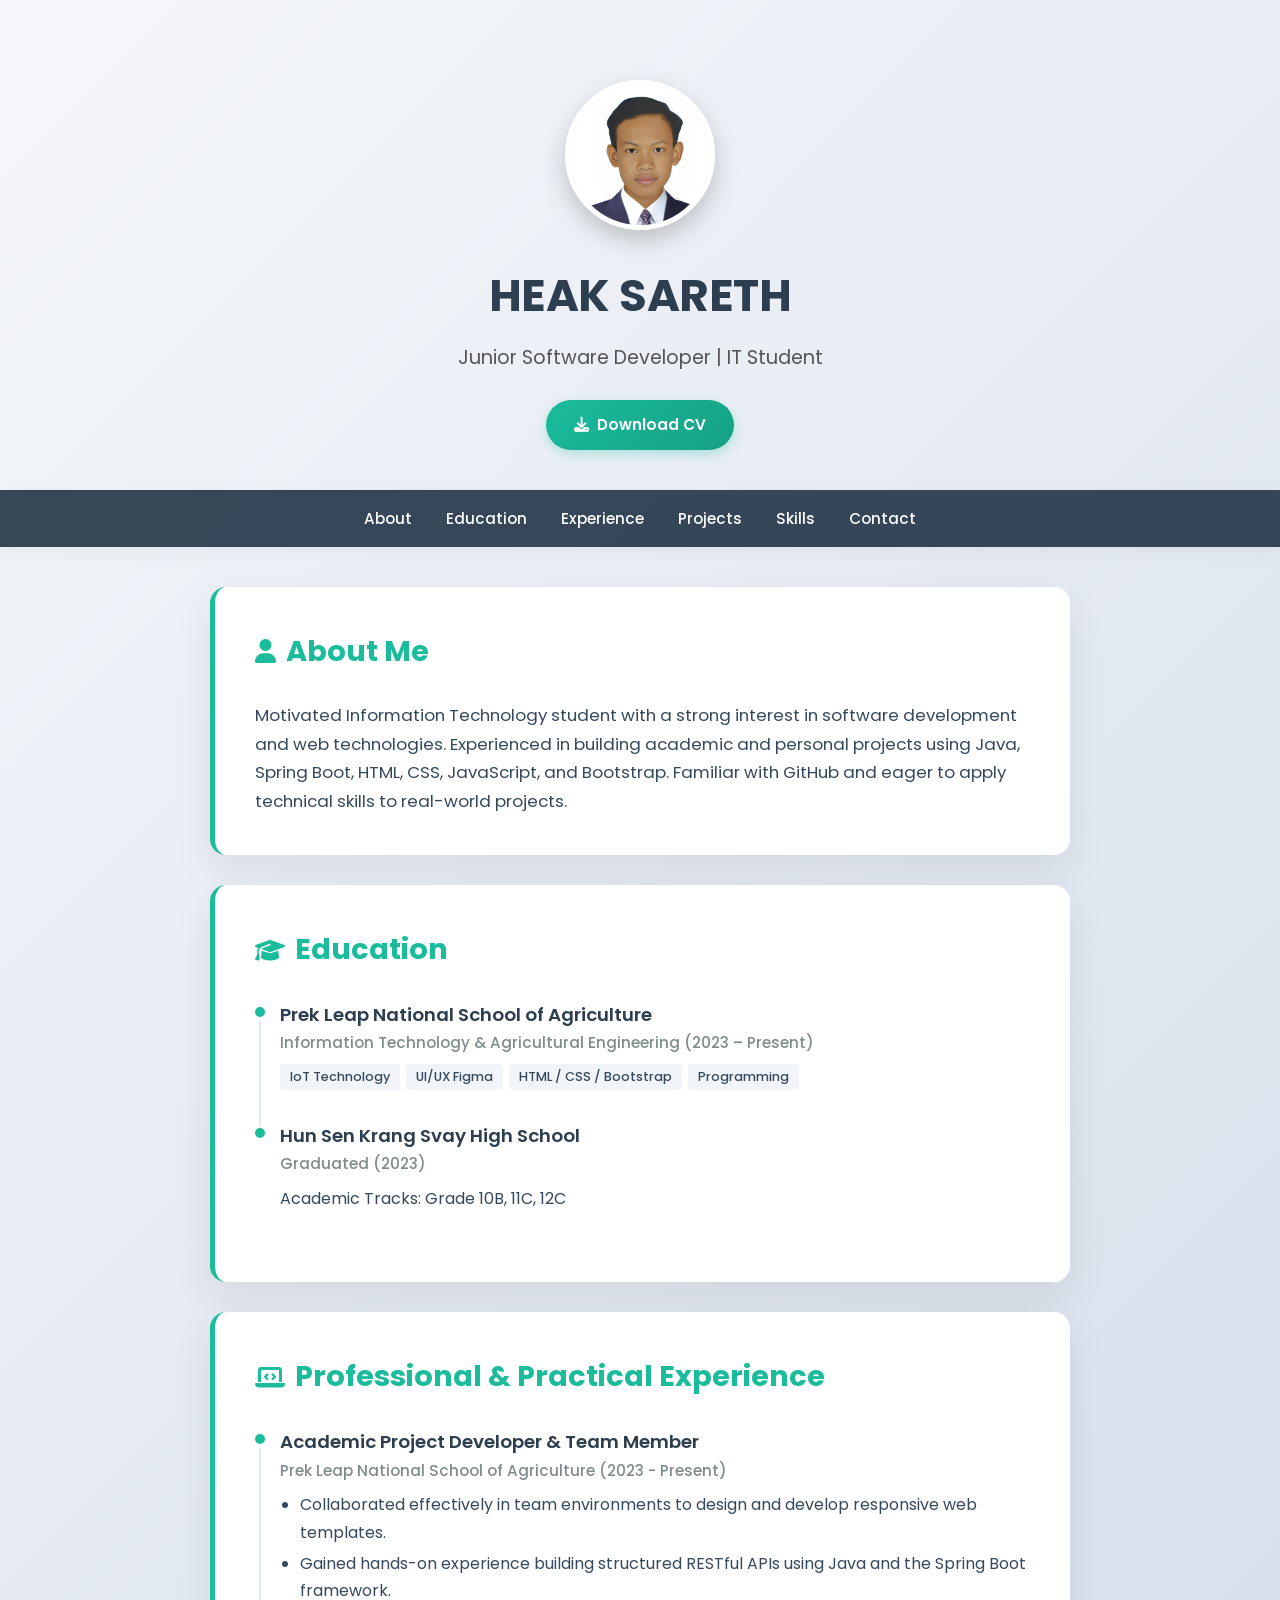
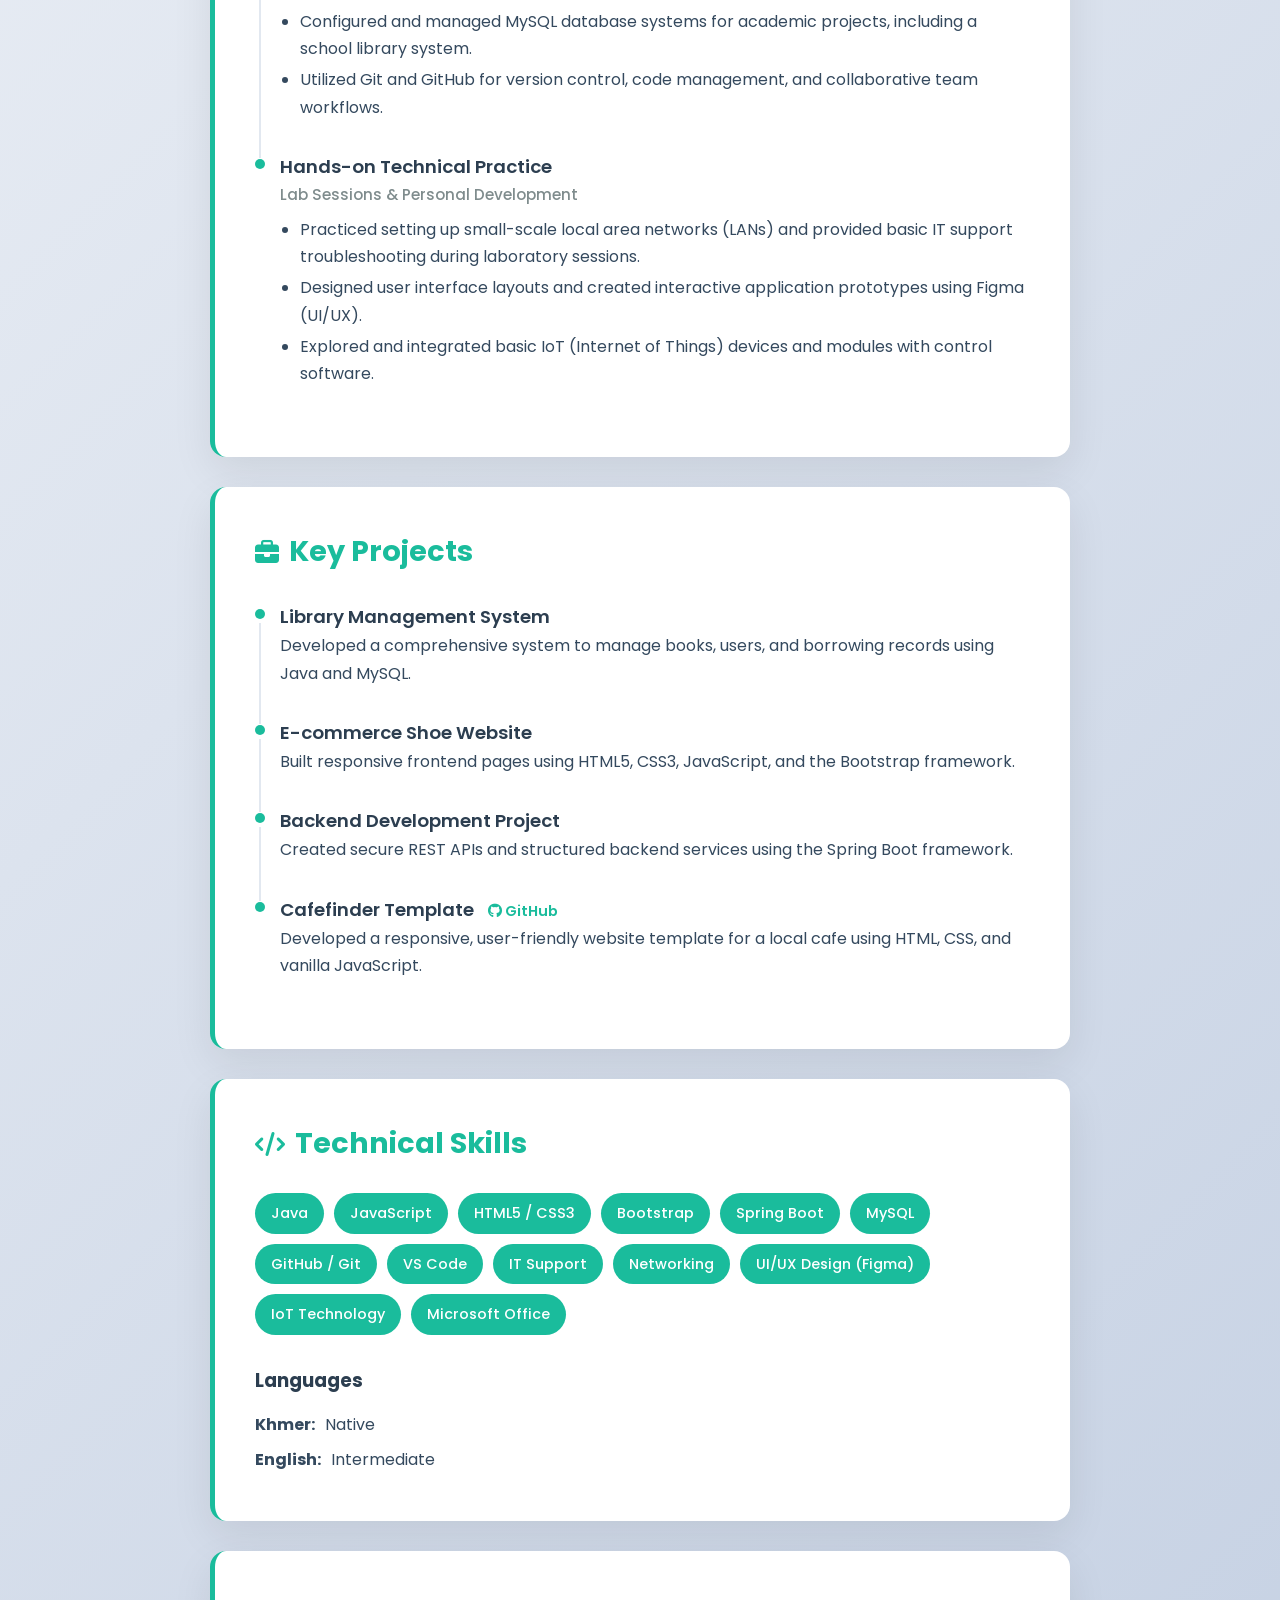
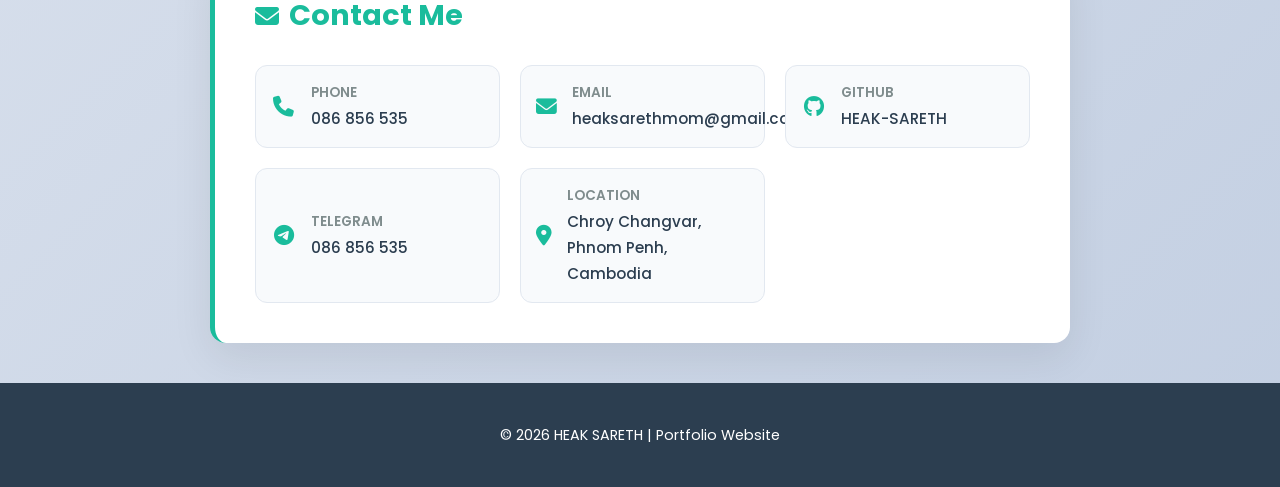
<file: index.html>
<!DOCTYPE html>
<html lang="en">
<head>
  <meta charset="UTF-8" />
  <meta name="viewport" content="width=device-width, initial-scale=1.0" />
  <title>HEAK SARETH | Professional Portfolio</title>

  <!-- Google Fonts -->
  <link href="https://fonts.googleapis.com/css2?family=Poppins:wght@300;400;500;600;700&display=swap" rel="stylesheet">
  <!-- Font Awesome Icons -->
  <link rel="stylesheet" href="https://cdnjs.cloudflare.com/ajax/libs/font-awesome/6.4.0/css/all.min.css">

  <style>
    /* Global Reset & Base Styles */
    * { 
      box-sizing: border-box; 
      margin: 0; 
      padding: 0; 
    }

    body {
      font-family: 'Poppins', sans-serif;
      background: linear-gradient(135deg, #f5f7fa, #c3cfe2); /* Old Template Background */
      color: #2c3e50; /* Old Template Dark Color */
      line-height: 1.7;
    }

    a {
      text-decoration: none;
      color: inherit;
      transition: color 0.3s;
    }

    /* Header Section */
    header {
      text-align: center;
      padding: 80px 20px 40px;
    }

    header img {
      width: 150px;
      height: 150px;
      border-radius: 50%;
      object-fit: cover;
      object-position: center top;
      border: 5px solid white; /* Old Template Border */
      box-shadow: 0 10px 25px rgba(0,0,0,0.2);
      margin-bottom: 20px;
    }

    header h1 {
      font-size: 2.8rem;
      font-weight: 700;
      color: #2c3e50;
      letter-spacing: -0.5px;
      margin-bottom: 8px;
    }

    header p {
      font-size: 1.2rem;
      color: #555;
      font-weight: 400;
      margin-bottom: 25px;
    }

    .cv-btn {
      display: inline-flex;
      align-items: center;
      gap: 8px;
      padding: 12px 28px;
      background: linear-gradient(135deg, #1abc9c, #16a085); /* Old Template Button Color */
      color: white;
      border-radius: 30px; /* Old Template Button Style */
      font-weight: 600;
      font-size: 0.95rem;
      box-shadow: 0 4px 12px rgba(26, 188, 156, 0.3);
      transition: all 0.3s ease;
    }

    .cv-btn:hover {
      transform: translateY(-2px);
      box-shadow: 0 6px 20px rgba(26, 188, 156, 0.4);
    }

    /* Navigation */
    nav {
      position: sticky;
      top: 0;
      background: rgba(44, 62, 80, 0.95); /* Old Template Nav Background */
      padding: 15px;
      text-align: center;
      z-index: 100;
      box-shadow: 0 4px 20px rgba(0,0,0,0.05);
    }

    nav a {
      color: white;
      margin: 0 15px;
      font-weight: 500;
      font-size: 0.95rem;
    }

    nav a:hover {
      color: #1abc9c; /* Old Template Teal Color */
    }

    /* Main Container & Sections */
    .container {
      max-width: 900px;
      margin: 40px auto;
      padding: 0 20px;
    }

    section {
      background: white;
      padding: 40px;
      border-radius: 16px; /* Old Template Corner Style */
      box-shadow: 0 15px 40px rgba(0,0,0,0.08);
      margin-bottom: 30px;
      border-left: 5px solid #1abc9c; /* Accent Line with Old Teal Color */
    }

    section h2 {
      margin-bottom: 25px;
      color: #1abc9c; /* Old Template Header Color */
      font-size: 1.8rem;
      font-weight: 700;
      display: flex;
      align-items: center;
      gap: 10px;
    }

    section h2 i {
      color: #1abc9c;
      font-size: 1.5rem;
    }

    /* About Me */
    #about p {
      color: #34495e;
      font-size: 1.05rem;
    }

    /* Timelines & Lists (Education, Experience & Projects) */
    .timeline-item {
      position: relative;
      padding-left: 25px;
      margin-bottom: 30px;
    }

    .timeline-item::before {
      content: "";
      position: absolute;
      left: 0;
      top: 8px;
      width: 10px;
      height: 10px;
      border-radius: 50%;
      background: #1abc9c;
    }

    .timeline-item::after {
      content: "";
      position: absolute;
      left: 4px;
      top: 22px;
      width: 2px;
      height: calc(100% + 15px);
      background: #e2e8f0;
    }

    .timeline-item:last-child::after {
      display: none;
    }

    .timeline-title {
      font-size: 1.15rem;
      font-weight: 600;
      color: #2c3e50;
    }

    .timeline-subtitle {
      font-size: 0.95rem;
      color: #7f8c8d;
      margin-bottom: 8px;
      font-weight: 500;
    }

    .timeline-desc {
      color: #34495e;
    }

    .timeline-desc ul {
      margin-left: 20px;
      margin-top: 5px;
    }

    .timeline-desc ul li {
      margin-bottom: 4px;
    }

    .tag-list {
      margin-top: 8px;
      display: flex;
      flex-wrap: wrap;
      gap: 6px;
    }

    .tag-item {
      font-size: 0.8rem;
      background: #f1f5f9;
      color: #34495e;
      padding: 2px 10px;
      border-radius: 4px;
      font-weight: 500;
    }

    .project-link {
      color: #1abc9c;
      font-size: 0.9rem;
      margin-left: 10px;
    }
    
    .project-link:hover {
      text-decoration: underline;
    }

    /* Skills Grid */
    .skills-grid {
      display: flex;
      flex-wrap: wrap;
      gap: 10px;
      margin-bottom: 30px;
    }

    .skills-grid span {
      background: #1abc9c; /* Old Template Skill Badge Background */
      color: white;
      padding: 8px 16px;
      border-radius: 30px; /* Old Template Badge Style */
      font-size: 0.9rem;
      font-weight: 500;
    }

    .languages-list {
      list-style: none;
    }

    .languages-list li {
      margin-bottom: 8px;
      color: #34495e;
      display: flex;
      gap: 10px;
    }

    /* Contact Grid */
    .contact-grid {
      display: grid;
      grid-template-columns: repeat(auto-fit, minmax(240px, 1fr));
      gap: 20px;
    }

    .contact-item {
      display: flex;
      align-items: center;
      gap: 15px;
      padding: 15px;
      background: #f8fafc;
      border-radius: 12px;
      border: 1px solid #e2e8f0;
    }

    .contact-item i {
      font-size: 1.3rem;
      color: #1abc9c;
      width: 25px;
      text-align: center;
    }

    .contact-info p:first-child {
      font-size: 0.85rem;
      color: #7f8c8d;
      text-transform: uppercase;
      font-weight: 600;
      margin-bottom: 2px;
    }

    .contact-info p:last-child {
      font-size: 0.95rem;
      color: #2c3e50;
      font-weight: 500;
    }

    .contact-item a:hover {
      color: #1abc9c;
    }

    /* Footer */
    footer {
      text-align: center;
      padding: 40px 20px;
      background: #2c3e50; /* Old Template Footer Background */
      color: white;
      font-size: 0.9rem;
    }

    /* Responsive Design */
    @media (max-width: 768px) {
      header h1 { font-size: 2.2rem; }
      section { padding: 25px; }
      nav a { margin: 0 8px; font-size: 0.85rem; }
    }
  </style>
</head>

<body>

<!-- Header -->
<header>
  <img src="IMG_5453.JPG" alt="HEAK SARETH">
  <h1>HEAK SARETH</h1>
  <p>Junior Software Developer | IT Student</p>
  <a href="Brown & Cream Professional Web Developer Resume.pdf" download class="cv-btn">
    <i class="fa-solid fa-download"></i> Download CV
  </a>
</header>

<!-- Navigation -->
<nav>
  <a href="#about">About</a>
  <a href="#education">Education</a>
  <a href="#experience">Experience</a>
  <a href="#projects">Projects</a>
  <a href="#skills">Skills</a>
  <a href="#contact">Contact</a>
</nav>

<!-- Main Content Container -->
<div class="container">

  <!-- About Section -->
  <section id="about">
    <h2><i class="fa-solid fa-user"></i> About Me</h2>
    <p>
      Motivated Information Technology student with a strong interest in software
      development and web technologies. Experienced in building academic and personal
      projects using Java, Spring Boot, HTML, CSS, JavaScript, and Bootstrap.
      Familiar with GitHub and eager to apply technical skills to real-world projects.
    </p>
  </section>

  <!-- Education Section -->
  <section id="education">
    <h2><i class="fa-solid fa-graduation-cap"></i> Education</h2>
    
    <div class="timeline-item">
      <div class="timeline-title">Prek Leap National School of Agriculture</div>
      <div class="timeline-subtitle">Information Technology & Agricultural Engineering (2023 – Present)</div>
      <div class="tag-list">
        <span class="tag-item">IoT Technology</span>
        <span class="tag-item">UI/UX Figma</span>
        <span class="tag-item">HTML / CSS / Bootstrap</span>
        <span class="tag-item">Programming</span>
      </div>
    </div>

    <div class="timeline-item">
      <div class="timeline-title">Hun Sen Krang Svay High School</div>
      <div class="timeline-subtitle">Graduated (2023)</div>
      <div class="timeline-desc">Academic Tracks: Grade 10B, 11C, 12C</div>
    </div>
  </section>

  <!-- Experience Section -->
  <section id="experience">
    <h2><i class="fa-solid fa-laptop-code"></i> Professional & Practical Experience</h2>
    
    <div class="timeline-item">
      <div class="timeline-title">Academic Project Developer & Team Member</div>
      <div class="timeline-subtitle">Prek Leap National School of Agriculture (2023 - Present)</div>
      <div class="timeline-desc">
        <ul>
          <li>Collaborated effectively in team environments to design and develop responsive web templates.</li>
          <li>Gained hands-on experience building structured RESTful APIs using Java and the Spring Boot framework.</li>
          <li>Configured and managed MySQL database systems for academic projects, including a school library system.</li>
          <li>Utilized Git and GitHub for version control, code management, and collaborative team workflows.</li>
        </ul>
      </div>
    </div>

    <div class="timeline-item">
      <div class="timeline-title">Hands-on Technical Practice</div>
      <div class="timeline-subtitle">Lab Sessions & Personal Development</div>
      <div class="timeline-desc">
        <ul>
          <li>Practiced setting up small-scale local area networks (LANs) and provided basic IT support troubleshooting during laboratory sessions.</li>
          <li>Designed user interface layouts and created interactive application prototypes using Figma (UI/UX).</li>
          <li>Explored and integrated basic IoT (Internet of Things) devices and modules with control software.</li>
        </ul>
      </div>
    </div>
  </section>

  <!-- Projects Section -->
  <section id="projects">
    <h2><i class="fa-solid fa-briefcase"></i> Key Projects</h2>
    
    <div class="timeline-item">
      <div class="timeline-title">Library Management System</div>
      <div class="timeline-desc">Developed a comprehensive system to manage books, users, and borrowing records using Java and MySQL.</div>
    </div>

    <div class="timeline-item">
      <div class="timeline-title">E-commerce Shoe Website</div>
      <div class="timeline-desc">Built responsive frontend pages using HTML5, CSS3, JavaScript, and the Bootstrap framework.</div>
    </div>

    <div class="timeline-item">
      <div class="timeline-title">Backend Development Project</div>
      <div class="timeline-desc">Created secure REST APIs and structured backend services using the Spring Boot framework.</div>
    </div>

    <div class="timeline-item">
      <div class="timeline-title">
        Cafefinder Template 
        <a href="https://github.com/YONN1225/CafeFinder.git" target="_blank" class="project-link">
          <i class="fa-brands fa-github"></i> GitHub
        </a>
      </div>
      <div class="timeline-desc">Developed a responsive, user-friendly website template for a local cafe using HTML, CSS, and vanilla JavaScript.</div>
    </div>
  </section>

  <!-- Skills Section -->
  <section id="skills">
    <h2><i class="fa-solid fa-code"></i> Technical Skills</h2>
    <div class="skills-grid">
      <span>Java</span>
      <span>JavaScript</span>
      <span>HTML5 / CSS3</span>
      <span>Bootstrap</span>
      <span>Spring Boot</span>
      <span>MySQL</span>
      <span>GitHub / Git</span>
      <span>VS Code</span>
      <span>IT Support</span>
      <span>Networking</span>
      <span>UI/UX Design (Figma)</span>
      <span>IoT Technology</span>
      <span>Microsoft Office</span>
    </div>

    <h3 style="font-size: 1.15rem; margin-top: 25px; margin-bottom: 15px; color: #2c3e50;">Languages</h3>
    <ul class="languages-list">
      <li><strong>Khmer:</strong> Native</li>
      <li><strong>English:</strong> Intermediate</li>
    </ul>
  </section>

  <!-- Contact Section -->
  <section id="contact">
    <h2><i class="fa-solid fa-envelope"></i> Contact Me</h2>
    <div class="contact-grid">
      
      <div class="contact-item">
        <i class="fa-solid fa-phone"></i>
        <div class="contact-info">
          <p>Phone</p>
          <p>086 856 535</p>
        </div>
      </div>

      <div class="contact-item">
        <i class="fa-solid fa-envelope"></i>
        <div class="contact-info">
          <p>Email</p>
          <p><a href="mailto:heaksarethmom@gmail.com">heaksarethmom@gmail.com</a></p>
        </div>
      </div>

      <div class="contact-item">
        <i class="fa-brands fa-github"></i>
        <div class="contact-info">
          <p>GitHub</p>
          <p><a href="https://github.com/YONN1225/HEAK-SARETH" target="_blank">HEAK-SARETH</a></p>
        </div>
      </div>

      <div class="contact-item">
        <i class="fa-brands fa-telegram"></i>
        <div class="contact-info">
          <p>Telegram</p>
          <p>086 856 535</p>
        </div>
      </div>

      <div class="contact-item">
        <i class="fa-solid fa-location-dot"></i>
        <div class="contact-info">
          <p>Location</p>
          <p>Chroy Changvar, Phnom Penh, Cambodia</p>
        </div>
      </div>

    </div>
  </section>

</div>

<!-- Footer -->
<footer>
  <p>&copy; 2026 HEAK SARETH | Portfolio Website</p>
</footer>

</body>
</html>
</file>
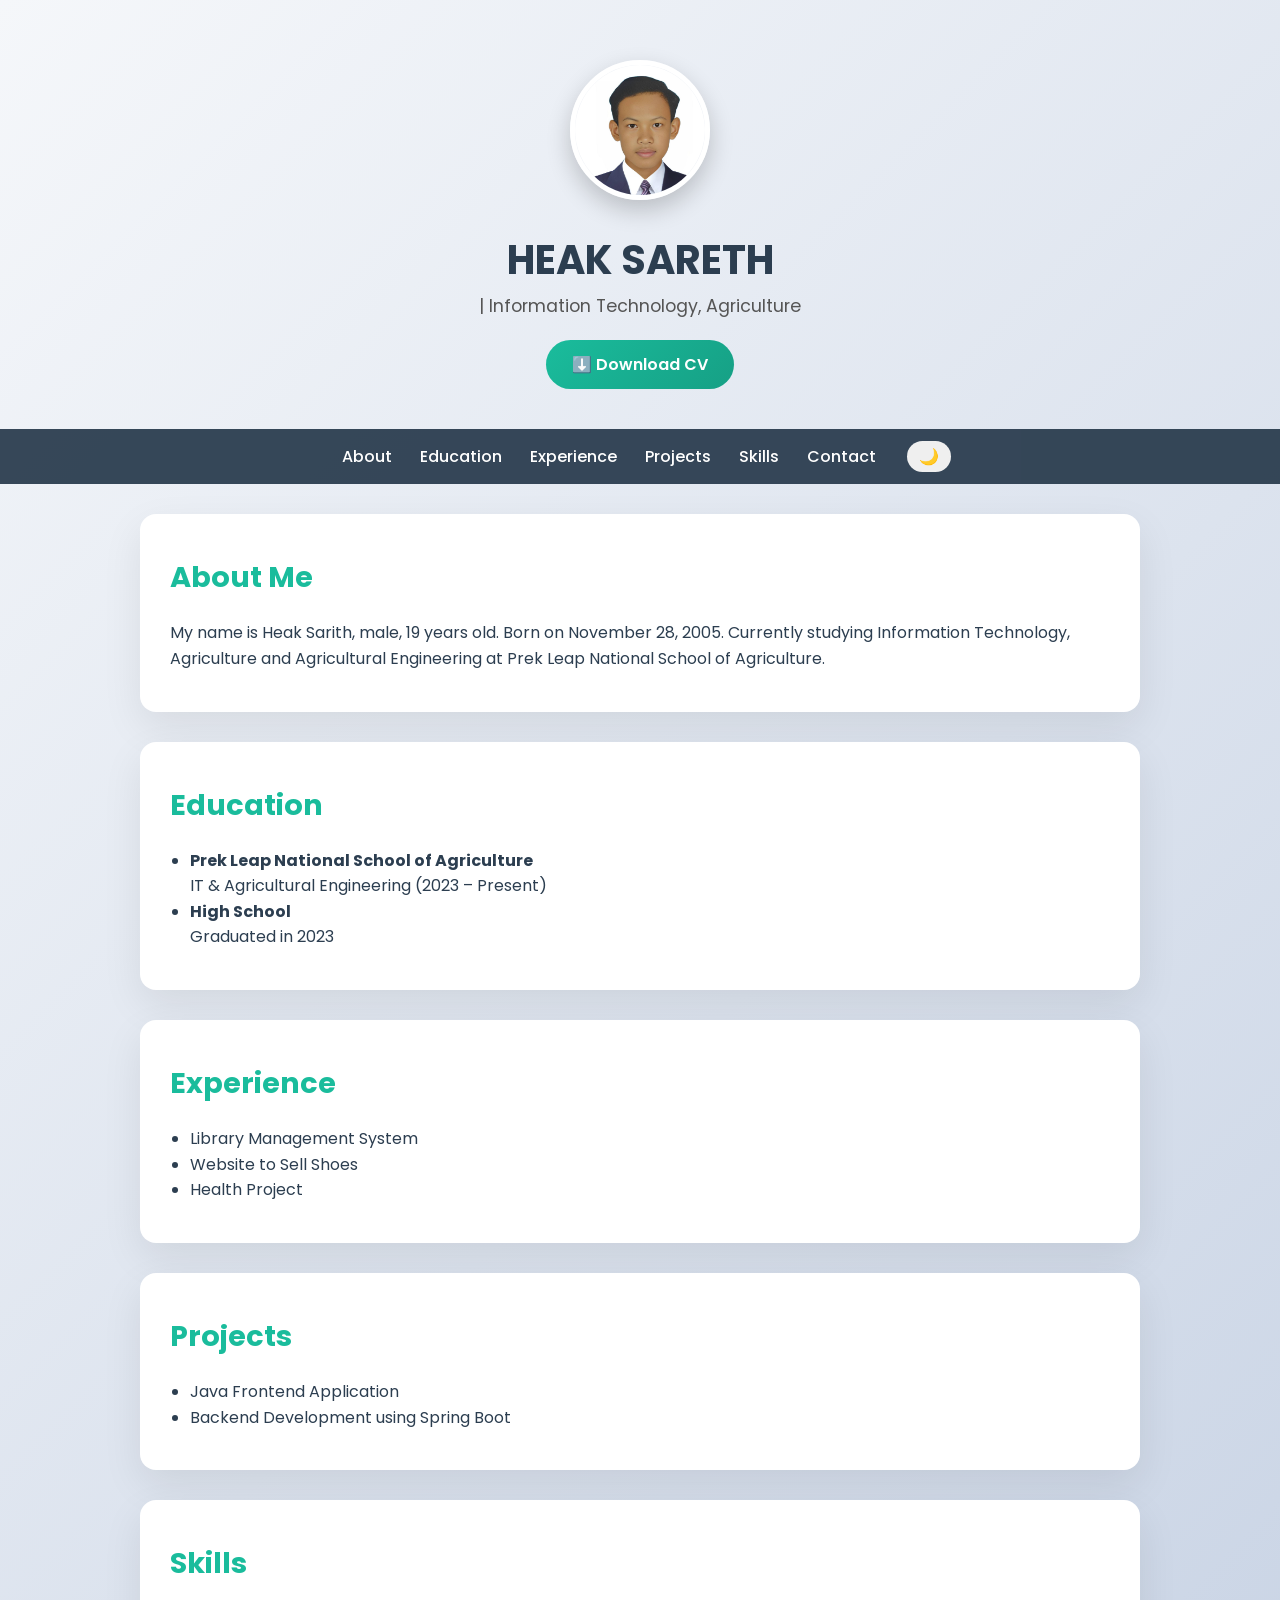
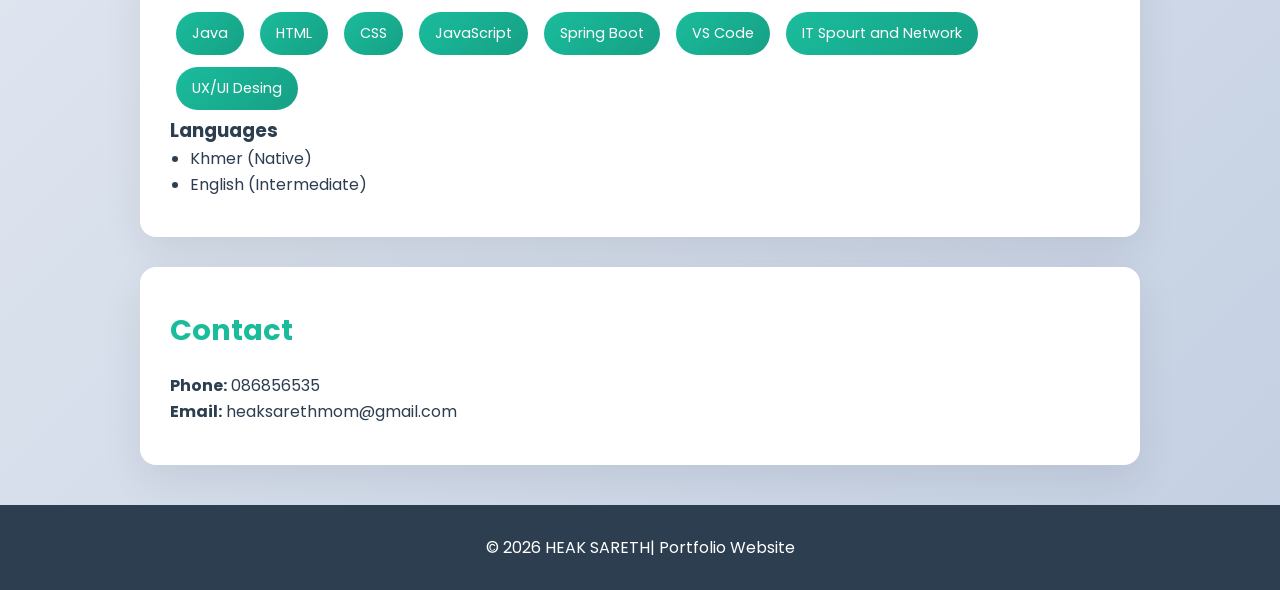
<file: New folder/index.html>
<!DOCTYPE html>
<html lang="en">
<head>
  <meta charset="UTF-8" />
  <meta name="viewport" content="width=device-width, initial-scale=1.0" />
  <title>HEAK SARETH | Portfolio</title>
  <link href="https://fonts.googleapis.com/css2?family=Poppins:wght@300;400;600;700&display=swap" rel="stylesheet">
  <style>
    * { box-sizing: border-box; margin: 0; padding: 0; }

    body {
      font-family: 'Poppins', sans-serif;
      background: linear-gradient(135deg, #f5f7fa, #c3cfe2);
      color: #2c3e50;
      line-height: 1.6;
    }

    header {
      text-align: center;
      padding: 60px 20px 40px;
      animation: fadeDown 1s ease;
    }

    header img {
      width: 140px;
      height: 140px;
      border-radius: 50%;
      object-fit: cover;
      border: 5px solid white;
      box-shadow: 0 10px 25px rgba(0,0,0,0.2);
      margin-bottom: 20px;
    }

    header h1 {
      font-size: 2.5rem;
      font-weight: 700;
    }

    header p {
      font-size: 1.1rem;
      color: #555;
    }

    nav {
      position: sticky;
      top: 0;
      background: rgba(44, 62, 80, 0.95);
      padding: 12px;
      text-align: center;
      z-index: 100;
    }

    nav a {
      color: white;
      margin: 0 12px;
      text-decoration: none;
      font-weight: 500;
    }

    nav a:hover { color: #1abc9c; }

    section {
      background: white;
      max-width: 1000px;
      margin: 30px auto;
      padding: 40px 30px;
      border-radius: 16px;
      box-shadow: 0 15px 40px rgba(0,0,0,0.08);
      animation: fadeUp 1s ease;
    }

    section h2 {
      margin-bottom: 20px;
      color: #1abc9c;
      font-size: 1.8rem;
    }

    ul { padding-left: 20px; }

    .skills span {
      display: inline-block;
      background: linear-gradient(135deg, #1abc9c, #16a085);
      color: white;
      padding: 10px 16px;
      margin: 6px;
      border-radius: 30px;
      font-size: 0.9rem;
      transition: transform 0.3s;
    }

    .skills span:hover { transform: scale(1.1); }

    footer {
      text-align: center;
      padding: 30px 20px;
      color: white;
      background: #2c3e50;
      margin-top: 40px;
    }

    @keyframes fadeUp {
      from { opacity: 0; transform: translateY(40px); }
      to { opacity: 1; transform: translateY(0); }
    }

    @keyframes fadeDown {
      from { opacity: 0; transform: translateY(-40px); }
      to { opacity: 1; transform: translateY(0); }
    }

    /* Mobile Responsive */
    @media (max-width: 768px) {
      header h1 { font-size: 2rem; }
      nav a { display: inline-block; margin: 8px; }
      section { margin: 20px 10px; padding: 30px 20px; }
    }
  
    /* Dark Mode */
    body.dark {
      background: linear-gradient(135deg, #1e1e2f, #121212);
      color: #f1f1f1;
    }

    body.dark section { background: #1f1f2e; }
    body.dark nav { background: rgba(20,20,20,0.95); }
    body.dark footer { background: #111; }

    #toggleTheme {
      margin-left: 15px;
      padding: 6px 12px;
      border: none;
      border-radius: 20px;
      cursor: pointer;
      font-size: 1rem;
    }
    header img {
  width: 140px;
  height: 140px;
  border-radius: 50%;
  object-fit: cover;
  object-position: center top; /* 👈 important */
  border: 5px solid white;
  box-shadow: 0 10px 25px rgba(0,0,0,0.2);
  margin-bottom: 20px;
}
.cv-btn {
  display: inline-block;
  margin-top: 20px;
  padding: 12px 26px;
  background: linear-gradient(135deg, #1abc9c, #16a085);
  color: white;
  text-decoration: none;
  border-radius: 30px;
  font-weight: 600;
  transition: all 0.3s ease;
}

.cv-btn:hover {
  transform: translateY(-3px);
  box-shadow: 0 8px 20px rgba(26, 188, 156, 0.5);
}

  </style>
</head>
<body>

<header>
  <img src="IMG_5453.JPG" alt="lin Monineat Profile Photo">
  <h1>HEAK SARETH</h1>
  <p> |  Information Technology, Agriculture </p>
  <a href="New cv.pdf" download class="cv-btn">
    ⬇️ Download CV
  </a>
</header>
<nav>
  <a href="#about">About</a>
  <a href="#education">Education</a>
  <a href="#experience">Experience</a>
  <a href="#projects">Projects</a>
  <a href="#skills">Skills</a>
  <a href="#contact">Contact</a>
  <button id="toggleTheme">🌙</button>
</nav>

<section id="about">
  <h2>About Me</h2>
     <p>
            My name is Heak Sarith, male, 19 years old. Born on November 28, 2005.
            Currently studying Information Technology, Agriculture and Agricultural
            Engineering at Prek Leap National School of Agriculture.
    </p>
</section>

<section id="education">
  <h2>Education</h2>
  <ul>
      <li><strong>Prek Leap National School of Agriculture</strong><br>
                IT & Agricultural Engineering (2023 – Present)</li>
            <li><strong>High School</strong><br>
                Graduated in 2023</li>
</section>

<section id="experience">
  <h2>Experience</h2>
  <ul>
    <li>Library Management System</li>
    <li>Website to Sell Shoes</li>
    <li>Health Project</li>
  </ul>
</section>

<section id="projects">
  <h2>Projects</h2>
  <ul>
    <li>Java Frontend Application</li>
    <li>Backend Development using Spring Boot</li>
  </ul>
</section>

<section id="skills">
  <h2>Skills</h2>
  <div class="skills">
    <span>Java</span>
    <span>HTML</span>
    <span>CSS</span>
    <span>JavaScript</span>
    <span>Spring Boot</span>
    
    <span>VS Code</span>
    <span>IT Spourt and Network</span>
    <span>UX/UI Desing</span>
  </div>

  <h3>Languages</h3>
  <ul>
    <li>Khmer (Native)</li>
    <li>English (Intermediate)</li>
  </ul>
</section>

<section id="contact">
  <h2>Contact</h2>
  <p><strong>Phone:</strong> 086856535</p>
  <p><strong>Email:</strong> heaksarethmom@gmail.com</p>
</section>

<footer>
  <p>&copy; 2026 HEAK SARETH| Portfolio Website</p>
</footer>

<script>
  const btn = document.getElementById('toggleTheme');
  btn.onclick = () => {
    document.body.classList.toggle('dark');
    btn.textContent = document.body.classList.contains('dark') ? '☀️' : '🌙';
  };
</script>

</body>
</html>
</file>
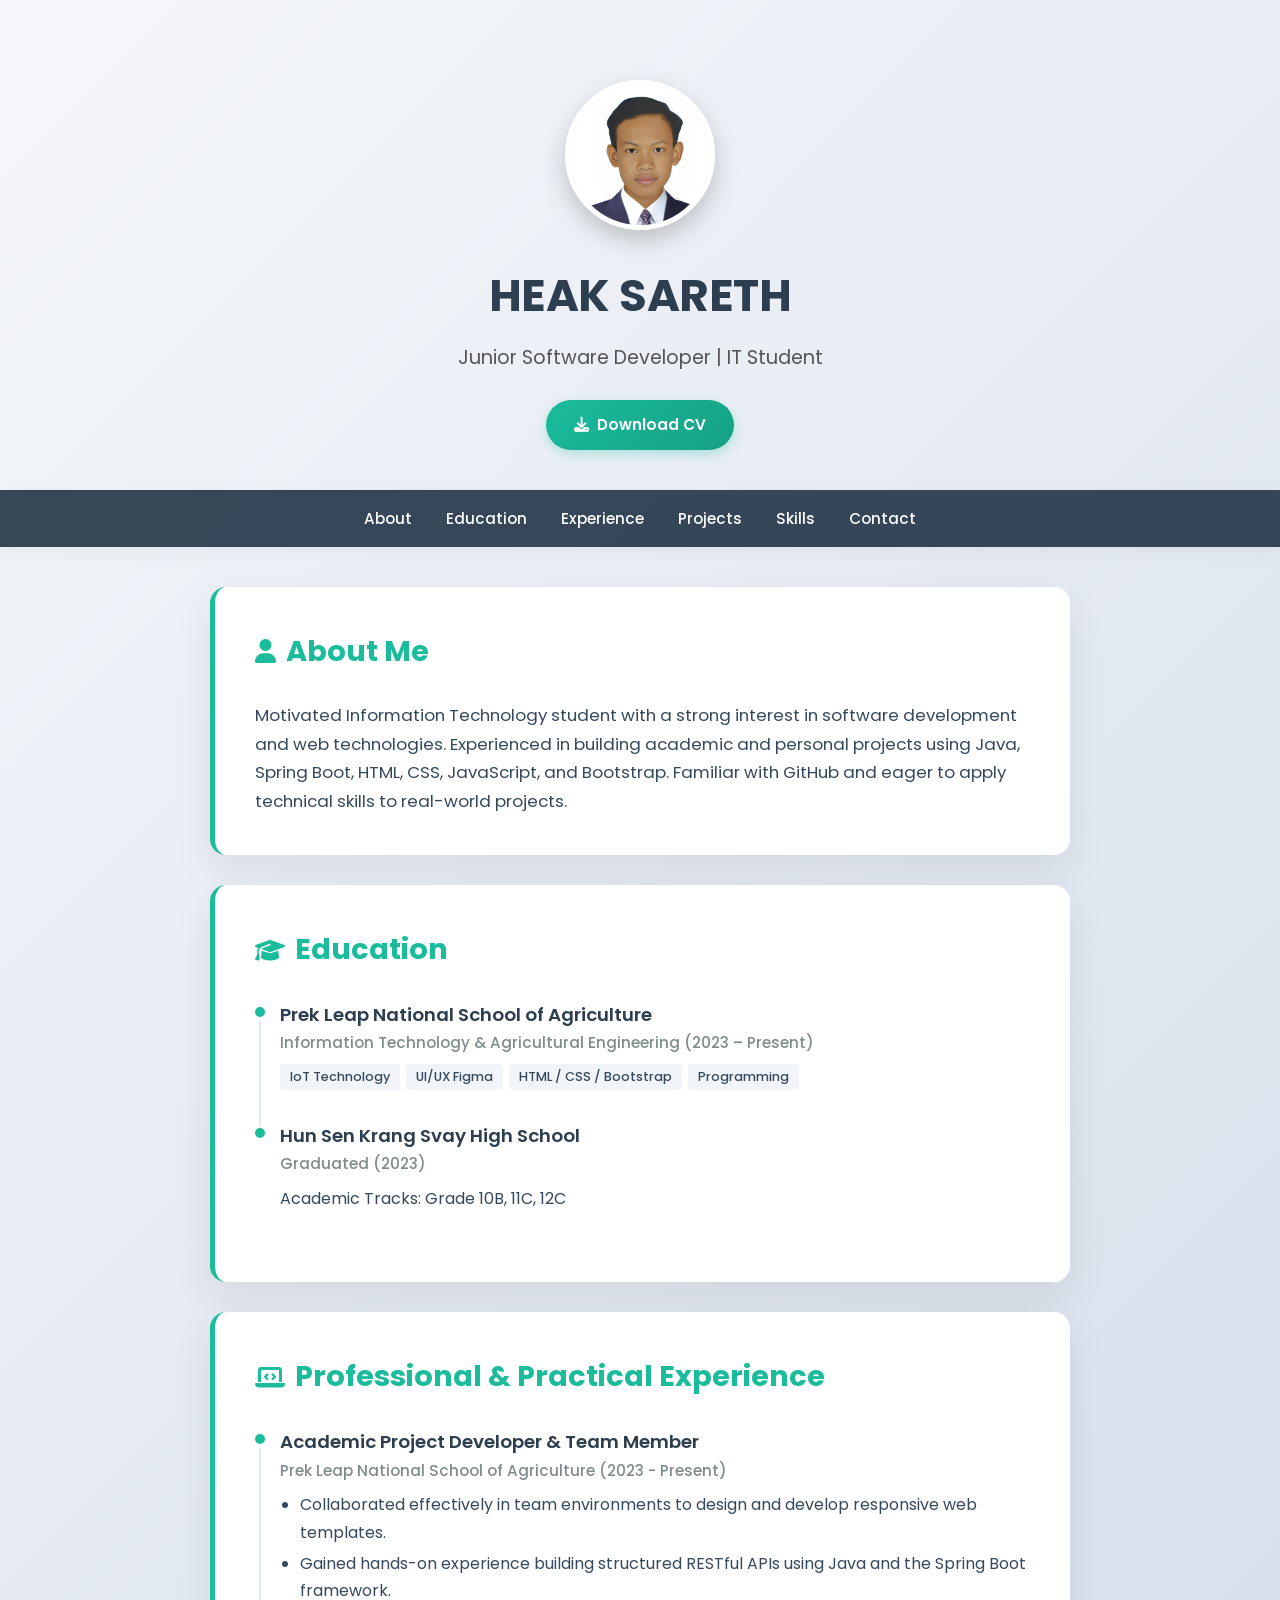
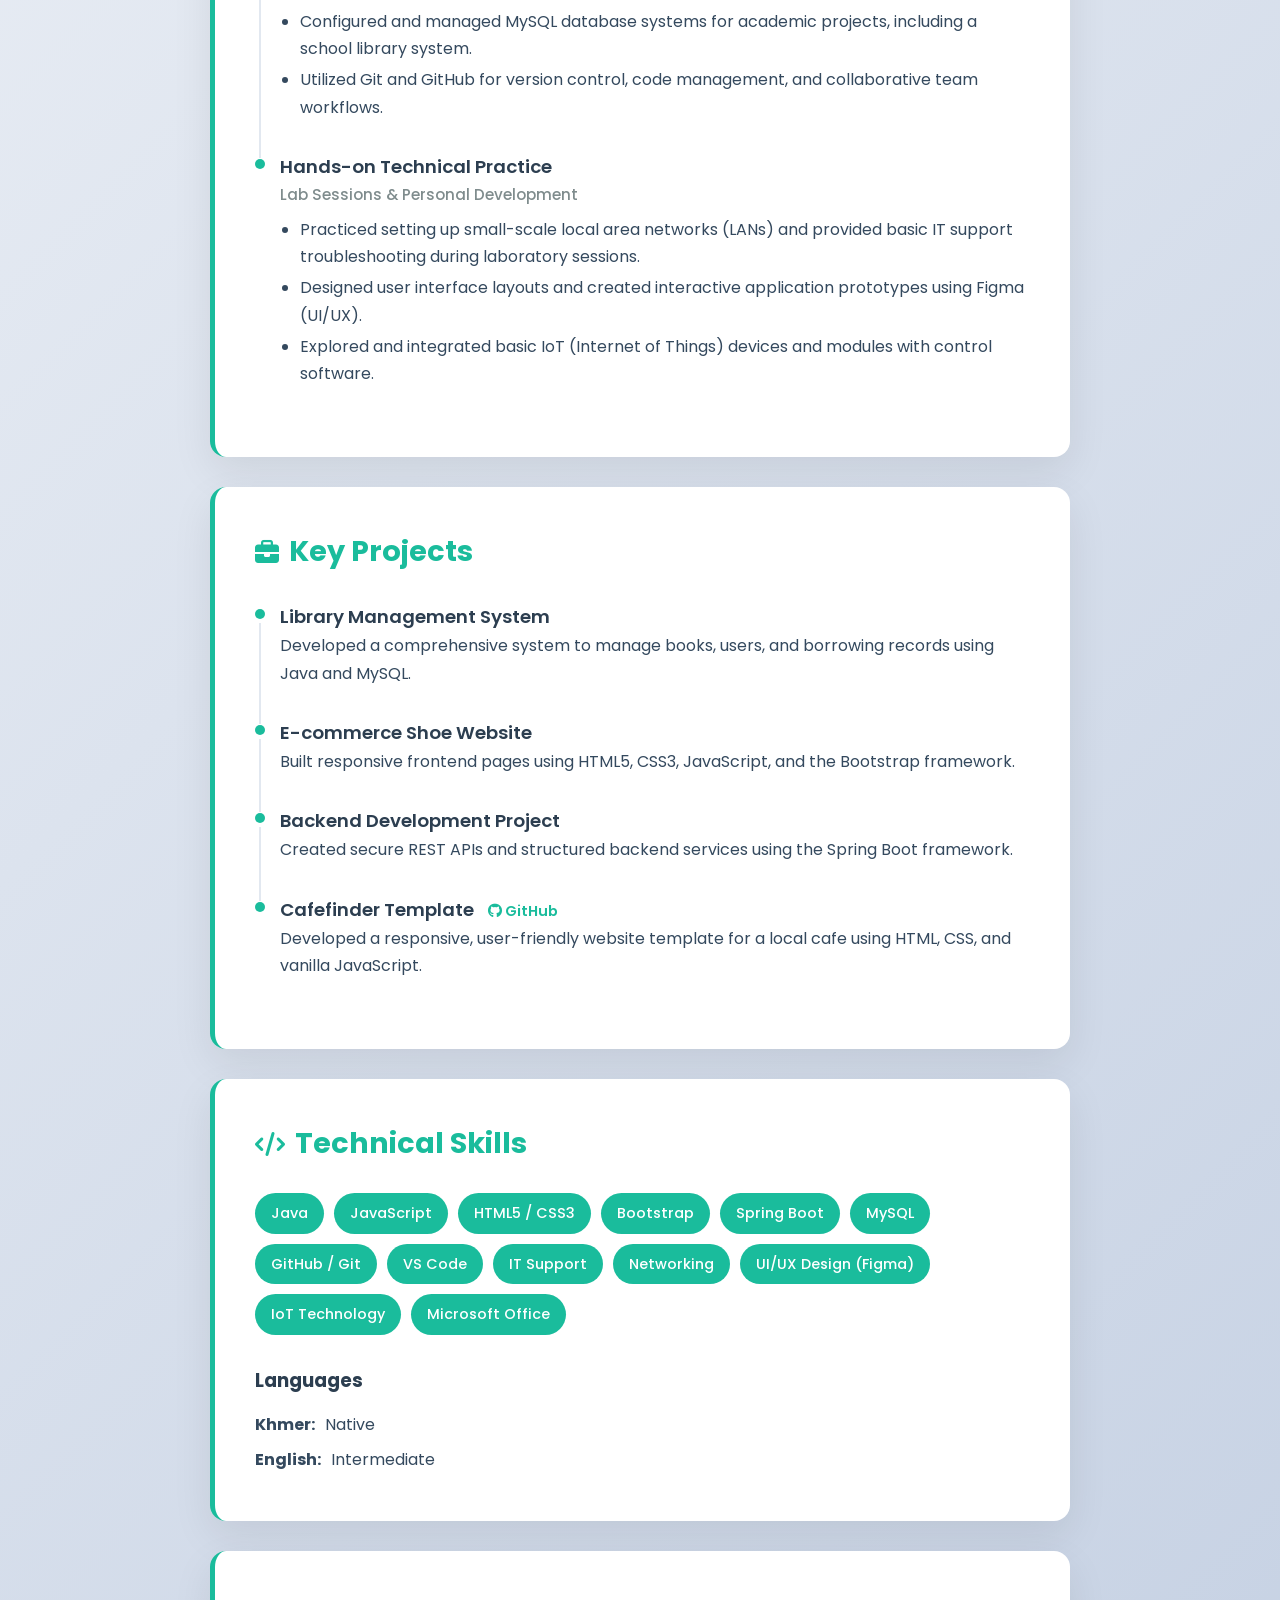
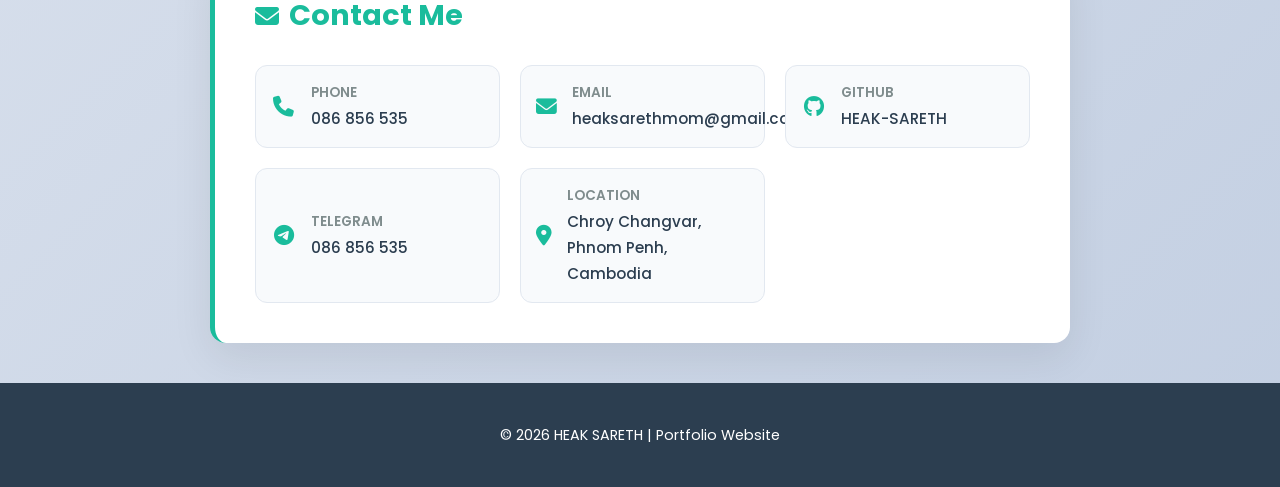
<file: New folder/Cv.html>
<!DOCTYPE html>
<html lang="en">
<head>
  <meta charset="UTF-8" />
  <meta name="viewport" content="width=device-width, initial-scale=1.0" />
  <title>HEAK SARETH | Professional Portfolio</title>

  <!-- Google Fonts -->
  <link href="https://fonts.googleapis.com/css2?family=Poppins:wght@300;400;500;600;700&display=swap" rel="stylesheet">
  <!-- Font Awesome Icons -->
  <link rel="stylesheet" href="https://cdnjs.cloudflare.com/ajax/libs/font-awesome/6.4.0/css/all.min.css">

  <style>
    /* Global Reset & Base Styles */
    * { 
      box-sizing: border-box; 
      margin: 0; 
      padding: 0; 
    }

    body {
      font-family: 'Poppins', sans-serif;
      background: linear-gradient(135deg, #f5f7fa, #c3cfe2); /* Old Template Background */
      color: #2c3e50; /* Old Template Dark Color */
      line-height: 1.7;
    }

    a {
      text-decoration: none;
      color: inherit;
      transition: color 0.3s;
    }

    /* Header Section */
    header {
      text-align: center;
      padding: 80px 20px 40px;
    }

    header img {
      width: 150px;
      height: 150px;
      border-radius: 50%;
      object-fit: cover;
      object-position: center top;
      border: 5px solid white; /* Old Template Border */
      box-shadow: 0 10px 25px rgba(0,0,0,0.2);
      margin-bottom: 20px;
    }

    header h1 {
      font-size: 2.8rem;
      font-weight: 700;
      color: #2c3e50;
      letter-spacing: -0.5px;
      margin-bottom: 8px;
    }

    header p {
      font-size: 1.2rem;
      color: #555;
      font-weight: 400;
      margin-bottom: 25px;
    }

    .cv-btn {
      display: inline-flex;
      align-items: center;
      gap: 8px;
      padding: 12px 28px;
      background: linear-gradient(135deg, #1abc9c, #16a085); /* Old Template Button Color */
      color: white;
      border-radius: 30px; /* Old Template Button Style */
      font-weight: 600;
      font-size: 0.95rem;
      box-shadow: 0 4px 12px rgba(26, 188, 156, 0.3);
      transition: all 0.3s ease;
    }

    .cv-btn:hover {
      transform: translateY(-2px);
      box-shadow: 0 6px 20px rgba(26, 188, 156, 0.4);
    }

    /* Navigation */
    nav {
      position: sticky;
      top: 0;
      background: rgba(44, 62, 80, 0.95); /* Old Template Nav Background */
      padding: 15px;
      text-align: center;
      z-index: 100;
      box-shadow: 0 4px 20px rgba(0,0,0,0.05);
    }

    nav a {
      color: white;
      margin: 0 15px;
      font-weight: 500;
      font-size: 0.95rem;
    }

    nav a:hover {
      color: #1abc9c; /* Old Template Teal Color */
    }

    /* Main Container & Sections */
    .container {
      max-width: 900px;
      margin: 40px auto;
      padding: 0 20px;
    }

    section {
      background: white;
      padding: 40px;
      border-radius: 16px; /* Old Template Corner Style */
      box-shadow: 0 15px 40px rgba(0,0,0,0.08);
      margin-bottom: 30px;
      border-left: 5px solid #1abc9c; /* Accent Line with Old Teal Color */
    }

    section h2 {
      margin-bottom: 25px;
      color: #1abc9c; /* Old Template Header Color */
      font-size: 1.8rem;
      font-weight: 700;
      display: flex;
      align-items: center;
      gap: 10px;
    }

    section h2 i {
      color: #1abc9c;
      font-size: 1.5rem;
    }

    /* About Me */
    #about p {
      color: #34495e;
      font-size: 1.05rem;
    }

    /* Timelines & Lists (Education, Experience & Projects) */
    .timeline-item {
      position: relative;
      padding-left: 25px;
      margin-bottom: 30px;
    }

    .timeline-item::before {
      content: "";
      position: absolute;
      left: 0;
      top: 8px;
      width: 10px;
      height: 10px;
      border-radius: 50%;
      background: #1abc9c;
    }

    .timeline-item::after {
      content: "";
      position: absolute;
      left: 4px;
      top: 22px;
      width: 2px;
      height: calc(100% + 15px);
      background: #e2e8f0;
    }

    .timeline-item:last-child::after {
      display: none;
    }

    .timeline-title {
      font-size: 1.15rem;
      font-weight: 600;
      color: #2c3e50;
    }

    .timeline-subtitle {
      font-size: 0.95rem;
      color: #7f8c8d;
      margin-bottom: 8px;
      font-weight: 500;
    }

    .timeline-desc {
      color: #34495e;
    }

    .timeline-desc ul {
      margin-left: 20px;
      margin-top: 5px;
    }

    .timeline-desc ul li {
      margin-bottom: 4px;
    }

    .tag-list {
      margin-top: 8px;
      display: flex;
      flex-wrap: wrap;
      gap: 6px;
    }

    .tag-item {
      font-size: 0.8rem;
      background: #f1f5f9;
      color: #34495e;
      padding: 2px 10px;
      border-radius: 4px;
      font-weight: 500;
    }

    .project-link {
      color: #1abc9c;
      font-size: 0.9rem;
      margin-left: 10px;
    }
    
    .project-link:hover {
      text-decoration: underline;
    }

    /* Skills Grid */
    .skills-grid {
      display: flex;
      flex-wrap: wrap;
      gap: 10px;
      margin-bottom: 30px;
    }

    .skills-grid span {
      background: #1abc9c; /* Old Template Skill Badge Background */
      color: white;
      padding: 8px 16px;
      border-radius: 30px; /* Old Template Badge Style */
      font-size: 0.9rem;
      font-weight: 500;
    }

    .languages-list {
      list-style: none;
    }

    .languages-list li {
      margin-bottom: 8px;
      color: #34495e;
      display: flex;
      gap: 10px;
    }

    /* Contact Grid */
    .contact-grid {
      display: grid;
      grid-template-columns: repeat(auto-fit, minmax(240px, 1fr));
      gap: 20px;
    }

    .contact-item {
      display: flex;
      align-items: center;
      gap: 15px;
      padding: 15px;
      background: #f8fafc;
      border-radius: 12px;
      border: 1px solid #e2e8f0;
    }

    .contact-item i {
      font-size: 1.3rem;
      color: #1abc9c;
      width: 25px;
      text-align: center;
    }

    .contact-info p:first-child {
      font-size: 0.85rem;
      color: #7f8c8d;
      text-transform: uppercase;
      font-weight: 600;
      margin-bottom: 2px;
    }

    .contact-info p:last-child {
      font-size: 0.95rem;
      color: #2c3e50;
      font-weight: 500;
    }

    .contact-item a:hover {
      color: #1abc9c;
    }

    /* Footer */
    footer {
      text-align: center;
      padding: 40px 20px;
      background: #2c3e50; /* Old Template Footer Background */
      color: white;
      font-size: 0.9rem;
    }

    /* Responsive Design */
    @media (max-width: 768px) {
      header h1 { font-size: 2.2rem; }
      section { padding: 25px; }
      nav a { margin: 0 8px; font-size: 0.85rem; }
    }
  </style>
</head>

<body>

<!-- Header -->
<header>
  <img src="IMG_5453.JPG" alt="HEAK SARETH">
  <h1>HEAK SARETH</h1>
  <p>Junior Software Developer | IT Student</p>
  <a href="New cv.pdf" download class="cv-btn">
    <i class="fa-solid fa-download"></i> Download CV
  </a>
</header>

<!-- Navigation -->
<nav>
  <a href="#about">About</a>
  <a href="#education">Education</a>
  <a href="#experience">Experience</a>
  <a href="#projects">Projects</a>
  <a href="#skills">Skills</a>
  <a href="#contact">Contact</a>
</nav>

<!-- Main Content Container -->
<div class="container">

  <!-- About Section -->
  <section id="about">
    <h2><i class="fa-solid fa-user"></i> About Me</h2>
    <p>
      Motivated Information Technology student with a strong interest in software
      development and web technologies. Experienced in building academic and personal
      projects using Java, Spring Boot, HTML, CSS, JavaScript, and Bootstrap.
      Familiar with GitHub and eager to apply technical skills to real-world projects.
    </p>
  </section>

  <!-- Education Section -->
  <section id="education">
    <h2><i class="fa-solid fa-graduation-cap"></i> Education</h2>
    
    <div class="timeline-item">
      <div class="timeline-title">Prek Leap National School of Agriculture</div>
      <div class="timeline-subtitle">Information Technology & Agricultural Engineering (2023 – Present)</div>
      <div class="tag-list">
        <span class="tag-item">IoT Technology</span>
        <span class="tag-item">UI/UX Figma</span>
        <span class="tag-item">HTML / CSS / Bootstrap</span>
        <span class="tag-item">Programming</span>
      </div>
    </div>

    <div class="timeline-item">
      <div class="timeline-title">Hun Sen Krang Svay High School</div>
      <div class="timeline-subtitle">Graduated (2023)</div>
      <div class="timeline-desc">Academic Tracks: Grade 10B, 11C, 12C</div>
    </div>
  </section>

  <!-- Experience Section -->
  <section id="experience">
    <h2><i class="fa-solid fa-laptop-code"></i> Professional & Practical Experience</h2>
    
    <div class="timeline-item">
      <div class="timeline-title">Academic Project Developer & Team Member</div>
      <div class="timeline-subtitle">Prek Leap National School of Agriculture (2023 - Present)</div>
      <div class="timeline-desc">
        <ul>
          <li>Collaborated effectively in team environments to design and develop responsive web templates.</li>
          <li>Gained hands-on experience building structured RESTful APIs using Java and the Spring Boot framework.</li>
          <li>Configured and managed MySQL database systems for academic projects, including a school library system.</li>
          <li>Utilized Git and GitHub for version control, code management, and collaborative team workflows.</li>
        </ul>
      </div>
    </div>

    <div class="timeline-item">
      <div class="timeline-title">Hands-on Technical Practice</div>
      <div class="timeline-subtitle">Lab Sessions & Personal Development</div>
      <div class="timeline-desc">
        <ul>
          <li>Practiced setting up small-scale local area networks (LANs) and provided basic IT support troubleshooting during laboratory sessions.</li>
          <li>Designed user interface layouts and created interactive application prototypes using Figma (UI/UX).</li>
          <li>Explored and integrated basic IoT (Internet of Things) devices and modules with control software.</li>
        </ul>
      </div>
    </div>
  </section>

  <!-- Projects Section -->
  <section id="projects">
    <h2><i class="fa-solid fa-briefcase"></i> Key Projects</h2>
    
    <div class="timeline-item">
      <div class="timeline-title">Library Management System</div>
      <div class="timeline-desc">Developed a comprehensive system to manage books, users, and borrowing records using Java and MySQL.</div>
    </div>

    <div class="timeline-item">
      <div class="timeline-title">E-commerce Shoe Website</div>
      <div class="timeline-desc">Built responsive frontend pages using HTML5, CSS3, JavaScript, and the Bootstrap framework.</div>
    </div>

    <div class="timeline-item">
      <div class="timeline-title">Backend Development Project</div>
      <div class="timeline-desc">Created secure REST APIs and structured backend services using the Spring Boot framework.</div>
    </div>

    <div class="timeline-item">
      <div class="timeline-title">
        Cafefinder Template 
        <a href="https://github.com/YONN1225/CafeFinder.git" target="_blank" class="project-link">
          <i class="fa-brands fa-github"></i> GitHub
        </a>
      </div>
      <div class="timeline-desc">Developed a responsive, user-friendly website template for a local cafe using HTML, CSS, and vanilla JavaScript.</div>
    </div>
  </section>

  <!-- Skills Section -->
  <section id="skills">
    <h2><i class="fa-solid fa-code"></i> Technical Skills</h2>
    <div class="skills-grid">
      <span>Java</span>
      <span>JavaScript</span>
      <span>HTML5 / CSS3</span>
      <span>Bootstrap</span>
      <span>Spring Boot</span>
      <span>MySQL</span>
      <span>GitHub / Git</span>
      <span>VS Code</span>
      <span>IT Support</span>
      <span>Networking</span>
      <span>UI/UX Design (Figma)</span>
      <span>IoT Technology</span>
      <span>Microsoft Office</span>
    </div>

    <h3 style="font-size: 1.15rem; margin-top: 25px; margin-bottom: 15px; color: #2c3e50;">Languages</h3>
    <ul class="languages-list">
      <li><strong>Khmer:</strong> Native</li>
      <li><strong>English:</strong> Intermediate</li>
    </ul>
  </section>

  <!-- Contact Section -->
  <section id="contact">
    <h2><i class="fa-solid fa-envelope"></i> Contact Me</h2>
    <div class="contact-grid">
      
      <div class="contact-item">
        <i class="fa-solid fa-phone"></i>
        <div class="contact-info">
          <p>Phone</p>
          <p>086 856 535</p>
        </div>
      </div>

      <div class="contact-item">
        <i class="fa-solid fa-envelope"></i>
        <div class="contact-info">
          <p>Email</p>
          <p><a href="mailto:heaksarethmom@gmail.com">heaksarethmom@gmail.com</a></p>
        </div>
      </div>

      <div class="contact-item">
        <i class="fa-brands fa-github"></i>
        <div class="contact-info">
          <p>GitHub</p>
          <p><a href="https://github.com/YONN1225/HEAK-SARETH" target="_blank">HEAK-SARETH</a></p>
        </div>
      </div>

      <div class="contact-item">
        <i class="fa-brands fa-telegram"></i>
        <div class="contact-info">
          <p>Telegram</p>
          <p>086 856 535</p>
        </div>
      </div>

      <div class="contact-item">
        <i class="fa-solid fa-location-dot"></i>
        <div class="contact-info">
          <p>Location</p>
          <p>Chroy Changvar, Phnom Penh, Cambodia</p>
        </div>
      </div>

    </div>
  </section>

</div>

<!-- Footer -->
<footer>
  <p>&copy; 2026 HEAK SARETH | Portfolio Website</p>
</footer>

</body>
</html>
</file>
